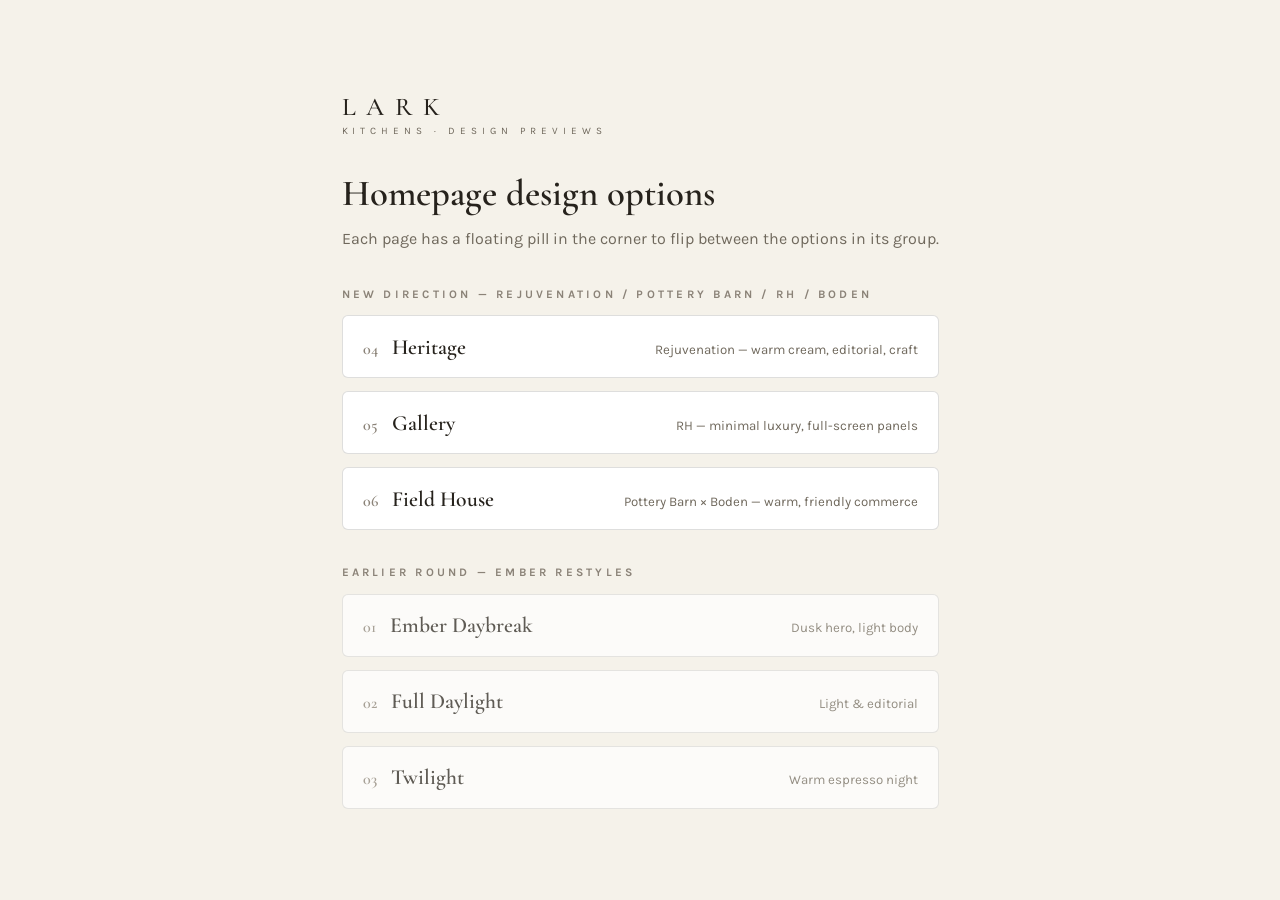
<file: index.html>
<!DOCTYPE html>
<html lang="en">
<head>
  <meta charset="utf-8">
  <meta name="viewport" content="width=device-width, initial-scale=1">
  <title>Lark Kitchens — Design Option Previews</title>
  <link href="https://fonts.googleapis.com/css2?family=Cormorant+Garamond:ital,wght@0,500;0,600;1,500&family=Karla:wght@400;500;700&display=swap" rel="stylesheet">
  <style>
    body {
      margin: 0;
      font-family: "Karla", sans-serif;
      background: #f5f2ea;
      color: #26221c;
      min-height: 100vh;
      display: grid;
      place-items: center;
      padding: 3rem 1.5rem;
      box-sizing: border-box;
    }
    .wrap { max-width: 680px; }
    .brand { font-family: "Cormorant Garamond", serif; font-weight: 500; letter-spacing: 0.42em; font-size: 1.6rem; text-transform: uppercase; margin: 0 0 0.2rem; }
    .sub { font-size: 0.62rem; letter-spacing: 0.5em; text-transform: uppercase; color: #6f685c; margin: 0 0 2.2rem; }
    h1 { font-family: "Cormorant Garamond", serif; font-weight: 600; font-size: 2.3rem; margin: 0 0 0.6rem; }
    p.lede { color: #6f685c; line-height: 1.6; margin: 0 0 1.8rem; }
    h2 { font-size: 0.72rem; letter-spacing: 0.28em; text-transform: uppercase; color: #8b8378; margin: 2.2rem 0 0.9rem; }
    .options { display: grid; gap: 0.8rem; }
    a.option {
      display: flex;
      align-items: baseline;
      gap: 0.9rem;
      padding: 1.1rem 1.25rem;
      background: #fff;
      border: 1px solid rgba(38, 34, 28, 0.15);
      border-radius: 6px;
      text-decoration: none;
      color: inherit;
      transition: border-color 0.2s ease, transform 0.2s ease;
    }
    a.option:hover { border-color: #26221c; transform: translateY(-2px); }
    .num { font-family: "Cormorant Garamond", serif; font-weight: 600; font-size: 1rem; color: #8b8378; }
    .name { font-family: "Cormorant Garamond", serif; font-size: 1.35rem; font-weight: 600; }
    .desc { font-size: 0.83rem; color: #6f685c; margin-left: auto; text-align: right; }
    @media (max-width: 600px) { .desc { display: none; } }
    .muted a.option { opacity: 0.72; }
  </style>
</head>
<body>
  <div class="wrap">
    <p class="brand">Lark</p>
    <p class="sub">Kitchens · Design Previews</p>
    <h1>Homepage design options</h1>
    <p class="lede">Each page has a floating pill in the corner to flip between the options in its group.</p>

    <h2>New direction — Rejuvenation / Pottery Barn / RH / Boden</h2>
    <div class="options">
      <a class="option" href="option-4-heritage.html">
        <span class="num">04</span>
        <span class="name">Heritage</span>
        <span class="desc">Rejuvenation — warm cream, editorial, craft</span>
      </a>
      <a class="option" href="option-5-gallery.html">
        <span class="num">05</span>
        <span class="name">Gallery</span>
        <span class="desc">RH — minimal luxury, full-screen panels</span>
      </a>
      <a class="option" href="option-6-fieldhouse.html">
        <span class="num">06</span>
        <span class="name">Field House</span>
        <span class="desc">Pottery Barn × Boden — warm, friendly commerce</span>
      </a>
    </div>

    <h2>Earlier round — Ember restyles</h2>
    <div class="options muted">
      <a class="option" href="option-1-daybreak.html">
        <span class="num">01</span>
        <span class="name">Ember Daybreak</span>
        <span class="desc">Dusk hero, light body</span>
      </a>
      <a class="option" href="option-2-daylight.html">
        <span class="num">02</span>
        <span class="name">Full Daylight</span>
        <span class="desc">Light &amp; editorial</span>
      </a>
      <a class="option" href="option-3-twilight.html">
        <span class="num">03</span>
        <span class="name">Twilight</span>
        <span class="desc">Warm espresso night</span>
      </a>
    </div>
  </div>
</body>
</html>
</file>
